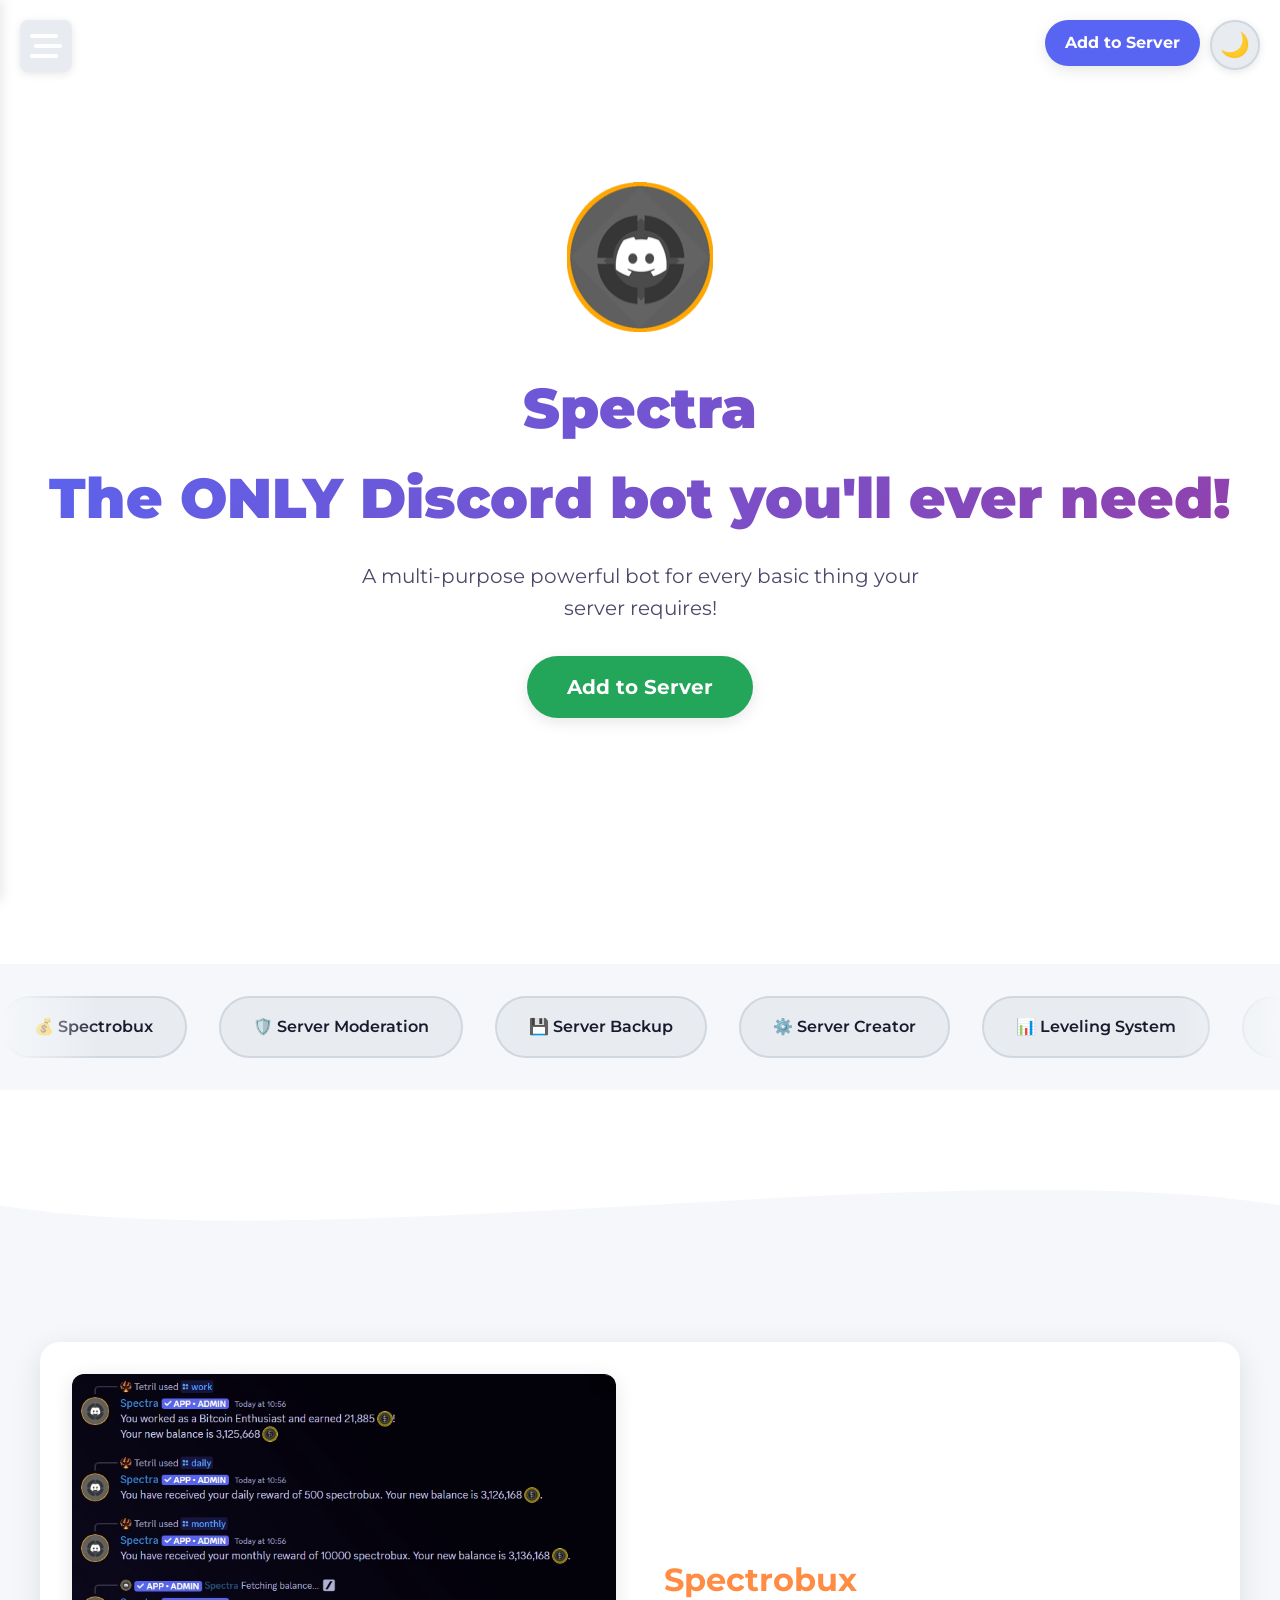
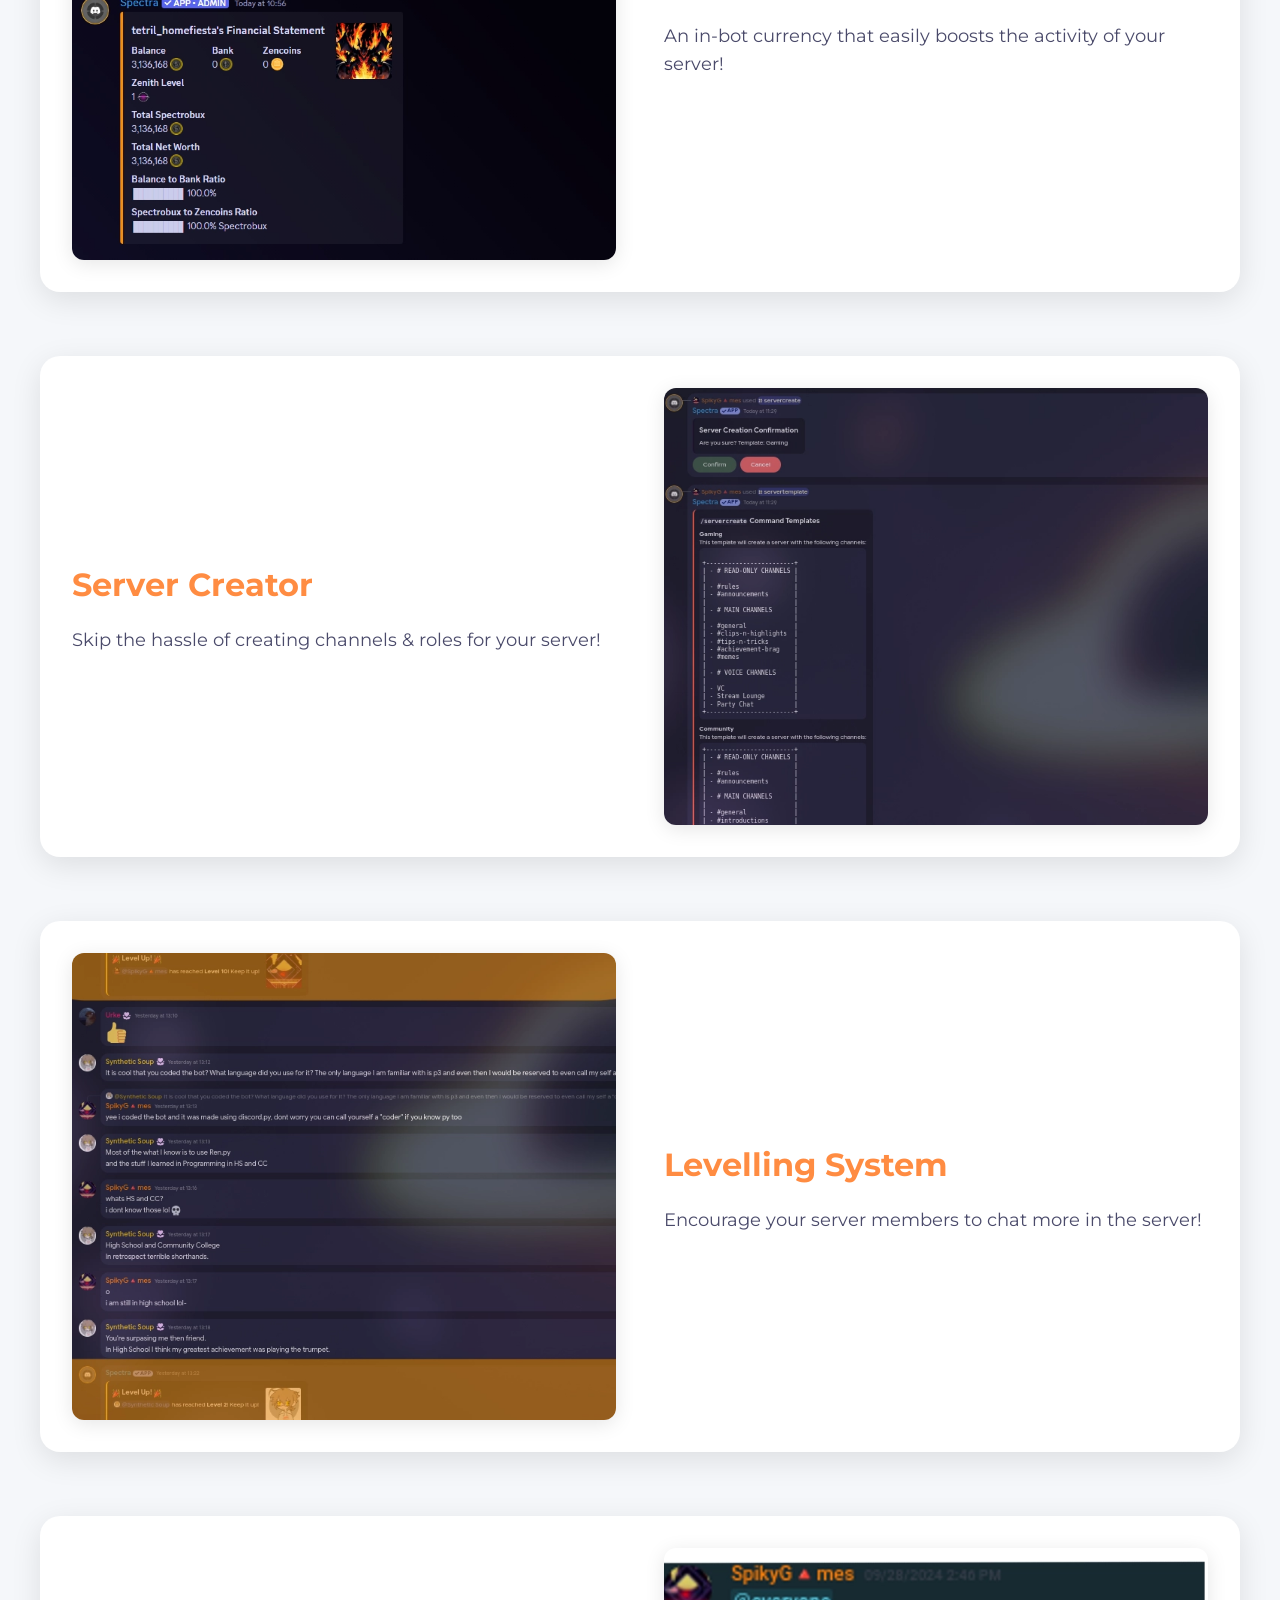
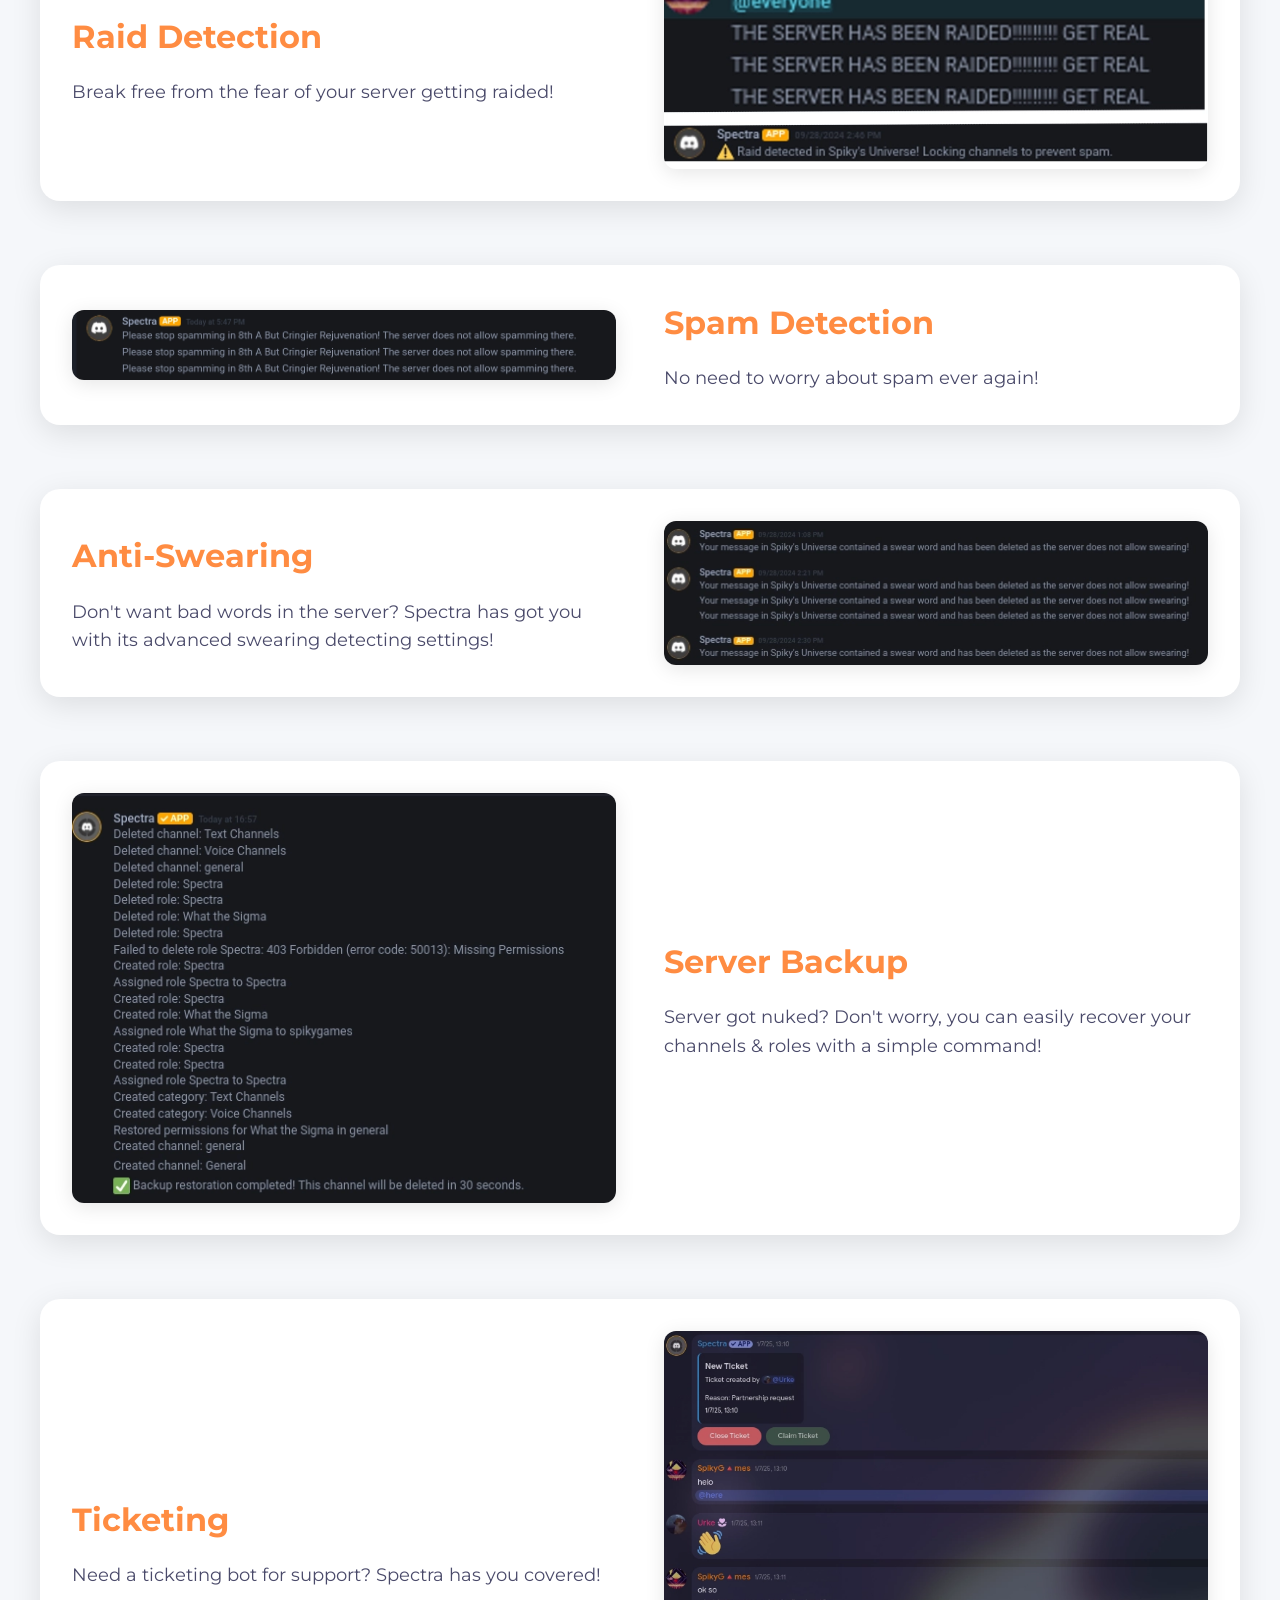
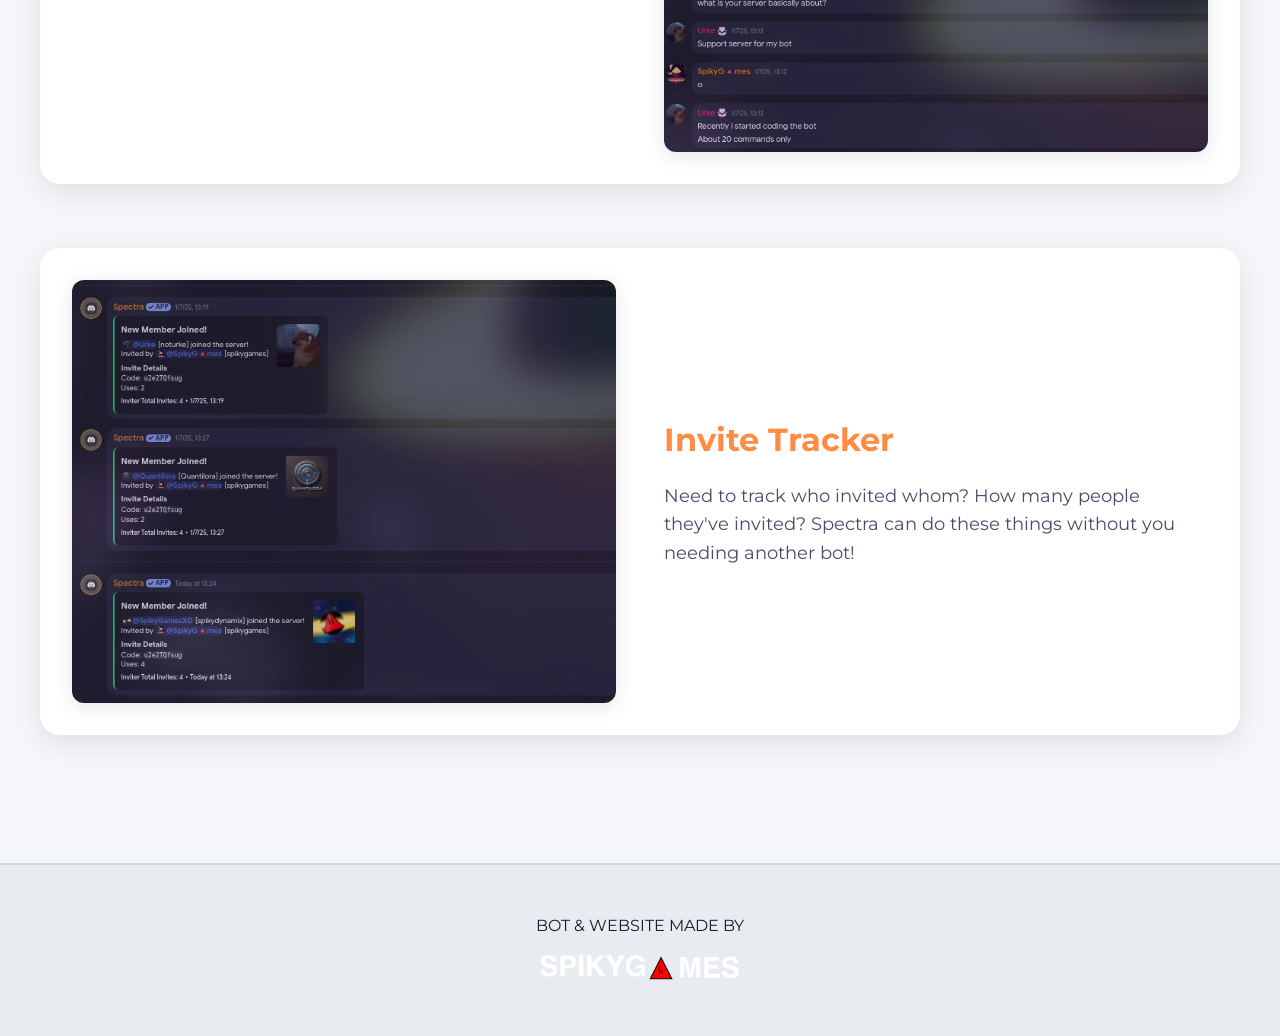
<file: index.html>
<!doctype html>
<html lang="en">
<head>
    <meta charset="UTF-8">
    <meta name="description" content="Spectra -- The only Discord bot you'll ever need!">
    <meta name="keywords" content="spectra, bot, discord">
    <meta name="author" content="SpikyGames">
    <meta name="viewport" content="width=device-width, initial-scale=1.0">
    <meta name="color-scheme" content="light dark">
    <link rel="icon" type="image/x-icon" href="favicon.webp">
    <title>Spectra -- The only Discord bot you'll ever need!</title>
    <link rel="stylesheet", href="style.css">
</head>
<body>
    <input type="checkbox" id="sidebar-toggle">
    
    <button class="theme-toggle" onclick="toggleTheme()" aria-label="Toggle theme">
        <span id="theme-icon">🌙</span>
    </button>
    
    <label for="sidebar-toggle" class="toggle-label">
        <img src="thing.webp" alt="Menu icon">
    </label>
    
    <div class="sidebar">
        <nav>
            <ul>
                <li><a href="index.html">Home</a></li>
                <li><a href="TOS/index.html">Terms of Service</a></li>
                <li><a href="privacy-policy/privacy-policy.html">Privacy Policy</a></li>
                <li><a href="https://spikygames1.github.io/spectra-wiki/">Spectra Wiki</a></li>
            </ul>
        </nav>
    </div>
    <a href="https://discord.com/oauth2/authorize?client_id=1088076666309447710&permissions=28031037471991&integration_type=0&scope=applications.commands+bot" 
       target="_blank" class="btn btn-secondary">Add to Server</a>
    
    <section class="hero">
        <img src="favicon.webp" alt="Spectra logo">
        <h1>Spectra<br>The <span class="orangetext">ONLY</span> Discord bot you'll ever need!</h1>
        <p class="subtitle">A multi-purpose powerful bot for every basic thing your server requires!</p>
        <a href="https://discord.com/oauth2/authorize?client_id=1088076666309447710&permissions=28031037471991&integration_type=0&scope=applications.commands+bot" 
           target="_blank" class="btn btn-primary">Add to Server</a>
    </section>
    
    <div class="features-wrapper">
        <div class="features-track">
            <span class="feature-tag">💰 Spectrobux</span>
            <span class="feature-tag">🛡️ Server Moderation</span>
            <span class="feature-tag">💾 Server Backup</span>
            <span class="feature-tag">⚙️ Server Creator</span>
            <span class="feature-tag">📊 Leveling System</span>
            <span class="feature-tag">🎫 Ticketing</span>
            <span class="feature-tag">📧 Invite Tracker</span>
            <span class="feature-tag">🚫 Raid Detection</span>
            <!-- Duplicate for seamless loop -->
            <span class="feature-tag">💰 Spectrobux</span>
            <span class="feature-tag">🛡️ Server Moderation</span>
            <span class="feature-tag">💾 Server Backup</span>
            <span class="feature-tag">⚙️ Server Creator</span>
            <span class="feature-tag">📊 Leveling System</span>
            <span class="feature-tag">🎫 Ticketing</span>
            <span class="feature-tag">📧 Invite Tracker</span>
            <span class="feature-tag">🚫 Raid Detection</span>
        </div>
    </div>
    
    <svg class="wave-divider" viewBox="0 0 1200 120" preserveAspectRatio="none">
        <path d="M0,50 C300,100 900,0 1200,50 L1200,120 L0,120 Z"></path>
    </svg>
    
    <section class="features-section">
        <div class="feature-card">
            <img src="image-1.webp" alt="Spectrobux showcase">
            <div class="feature-content">
                <h2>Spectrobux</h2>
                <p>An in-bot currency that easily boosts the activity of your server!</p>
            </div>
        </div>
        
        <div class="feature-card reverse">
            <div class="feature-content">
                <h2>Server Creator</h2>
                <p>Skip the hassle of creating channels & roles for your server!</p>
            </div>
            <img src="image-2.webp" alt="Server creator showcase">
        </div>
        
        <div class="feature-card">
            <img src="image-3.webp" alt="Levelling system showcase">
            <div class="feature-content">
                <h2>Levelling System</h2>
                <p>Encourage your server members to chat more in the server!</p>
            </div>
        </div>
        
        <div class="feature-card reverse">
            <div class="feature-content">
                <h2>Raid Detection</h2>
                <p>Break free from the fear of your server getting raided!</p>
            </div>
            <img src="image4.webp" alt="Raid detection showcase">
        </div>
        
        <div class="feature-card">
            <img src="image5.webp" alt="Spam detection showcase">
            <div class="feature-content">
                <h2>Spam Detection</h2>
                <p>No need to worry about spam ever again!</p>
            </div>
        </div>
        
        <div class="feature-card reverse">
            <div class="feature-content">
                <h2>Anti-Swearing</h2>
                <p>Don't want bad words in the server? Spectra has got you with its advanced swearing detecting settings!</p>
            </div>
            <img src="image6.webp" alt="Anti-Swearing showcase">
        </div>
        
        <div class="feature-card">
            <img src="image7.webp" alt="Server backup showcase">
            <div class="feature-content">
                <h2>Server Backup</h2>
                <p>Server got nuked? Don't worry, you can easily recover your channels & roles with a simple command!</p>
            </div>
        </div>
        
        <div class="feature-card reverse">
            <div class="feature-content">
                <h2>Ticketing</h2>
                <p>Need a ticketing bot for support? Spectra has you covered!</p>
            </div>
            <img src="image8.webp" alt="Ticketing showcase">
        </div>
        
        <div class="feature-card">
            <img src="image9.webp" alt="Invite tracker showcase">
            <div class="feature-content">
                <h2>Invite Tracker</h2>
                <p>Need to track who invited whom? How many people they've invited? Spectra can do these things without you needing another bot!</p>
            </div>
        </div>
    </section>
    
    <div class="footer">
        <p>BOT & WEBSITE MADE BY</p>
        <img class="footer-logo" src="logo.webp" alt="SpikyGames">
    </div>
    
    <script src="script.js"></script>
        
</body>
</html>
</file>
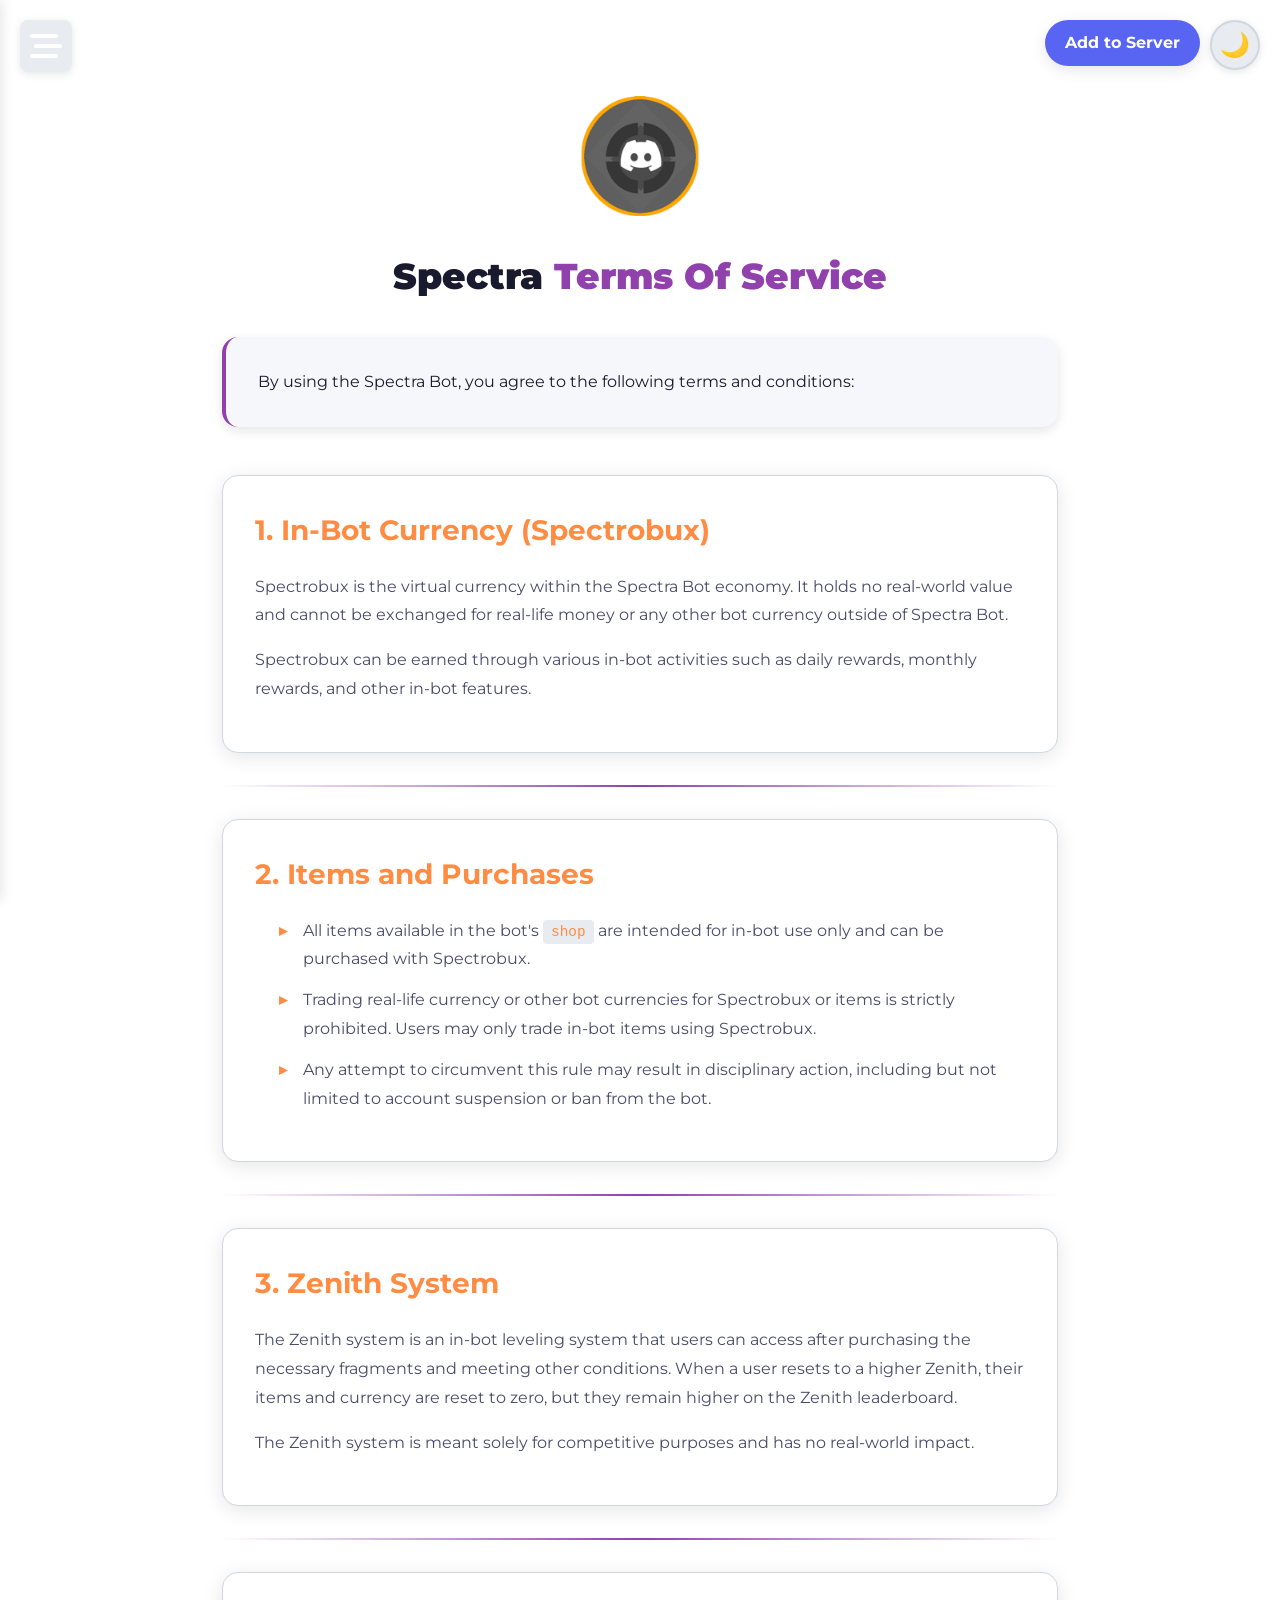
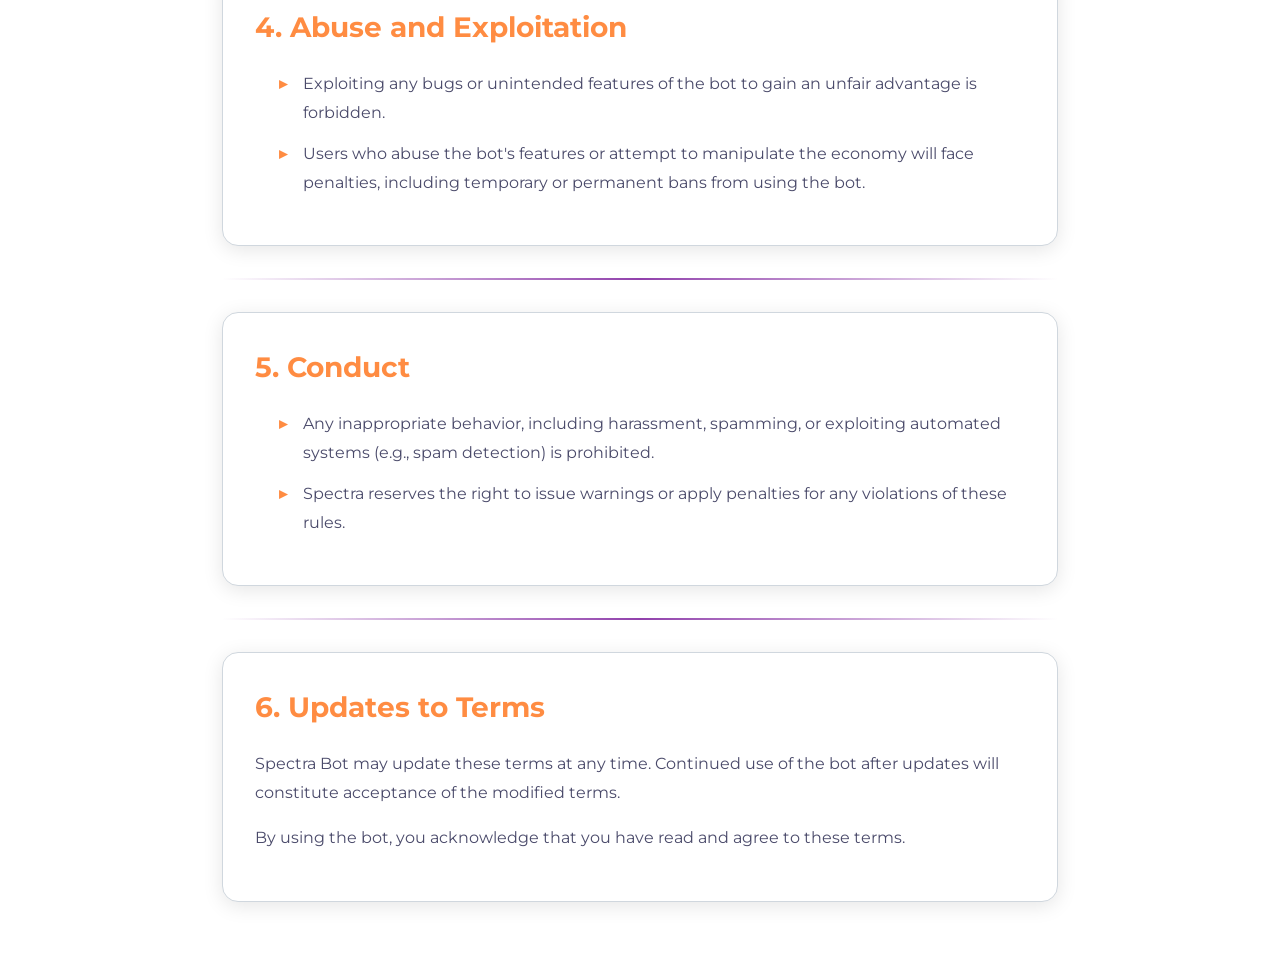
<file: TOS/index.html>
<!DOCTYPE html>
<html lang="en">
<head>
    <meta charset="UTF-8">
    <meta name="description" content="Terms of Service -- Spectra">
    <meta name="viewport" content="width=device-width, initial-scale=1.0">
    <meta name="color-scheme" content="light dark">
    <link rel="stylesheet" href="../style.css">
    <link rel="icon" type="image/x-icon" href="../favicon.webp">
    <title>Spectra - Terms of Service</title>
</head>
<body>
    <input type="checkbox" id="sidebar-toggle">
    
    <button class="theme-toggle" onclick="toggleTheme()" aria-label="Toggle theme">
        <span id="theme-icon">🌙</span>
    </button>
    
    <label for="sidebar-toggle" class="toggle-label">
        <img src="../thing.webp" width="32" alt="Menu icon">
    </label>

    <div class="sidebar">
        <nav>
            <ul>
                <li><a href="../index.html">Home</a></li>
                <li><a href="index.html">Terms of Service</a></li>
                <li><a href="../privacy-policy/privacy-policy.html">Privacy Policy</a></li>
                <li><a href="https://spikygames1.github.io/spectra-wiki/">Spectra Wiki</a></li>
            </ul>
        </nav>
    </div>
    
    <a href="https://discord.com/oauth2/authorize?client_id=1088076666309447710&permissions=28031037471991&integration_type=0&scope=applications.commands+bot" 
       target="_blank" class="btn btn-secondary">Add to Server</a>
    
    <div class="content-wrapper">
        <div class="page-header">
            <img src="../favicon.webp" alt="Spectra logo">
            <h1>Spectra <span class="lavendertext">Terms Of Service</span></h1>
        </div>
        
        <div class="intro-text">
            <p>By using the Spectra Bot, you agree to the following terms and conditions:</p>
        </div>
        
        <div class="section">
            <h2>1. In-Bot Currency (Spectrobux)</h2>
            <p>Spectrobux is the virtual currency within the Spectra Bot economy. It holds no real-world value and cannot be exchanged for real-life money or any other bot currency outside of Spectra Bot.</p>
            <p>Spectrobux can be earned through various in-bot activities such as daily rewards, monthly rewards, and other in-bot features.</p>
        </div>
        
        <hr class="divider">
        
        <div class="section">
            <h2>2. Items and Purchases</h2>
            <ul>
                <li>All items available in the bot's <code>shop</code> are intended for in-bot use only and can be purchased with Spectrobux.</li>
                <li>Trading real-life currency or other bot currencies for Spectrobux or items is strictly prohibited. Users may only trade in-bot items using Spectrobux.</li>
                <li>Any attempt to circumvent this rule may result in disciplinary action, including but not limited to account suspension or ban from the bot.</li>
            </ul>
        </div>
        
        <hr class="divider">
        
        <div class="section">
            <h2>3. Zenith System</h2>
            <p>The Zenith system is an in-bot leveling system that users can access after purchasing the necessary fragments and meeting other conditions. When a user resets to a higher Zenith, their items and currency are reset to zero, but they remain higher on the Zenith leaderboard.</p>
            <p>The Zenith system is meant solely for competitive purposes and has no real-world impact.</p>
        </div>
        
        <hr class="divider">
        
        <div class="section">
            <h2>4. Abuse and Exploitation</h2>
            <ul>
                <li>Exploiting any bugs or unintended features of the bot to gain an unfair advantage is forbidden.</li>
                <li>Users who abuse the bot's features or attempt to manipulate the economy will face penalties, including temporary or permanent bans from using the bot.</li>
            </ul>
        </div>
        
        <hr class="divider">
        
        <div class="section">
            <h2>5. Conduct</h2>
            <ul>
                <li>Any inappropriate behavior, including harassment, spamming, or exploiting automated systems (e.g., spam detection) is prohibited.</li>
                <li>Spectra reserves the right to issue warnings or apply penalties for any violations of these rules.</li>
            </ul>
        </div>
        
        <hr class="divider">
        
        <div class="section">
            <h2>6. Updates to Terms</h2>
            <p>Spectra Bot may update these terms at any time. Continued use of the bot after updates will constitute acceptance of the modified terms.</p>
            <p>By using the bot, you acknowledge that you have read and agree to these terms.</p>
        </div>
    </div>
    
    <script src="../script.js"></script>
</body>
</html>
</file>
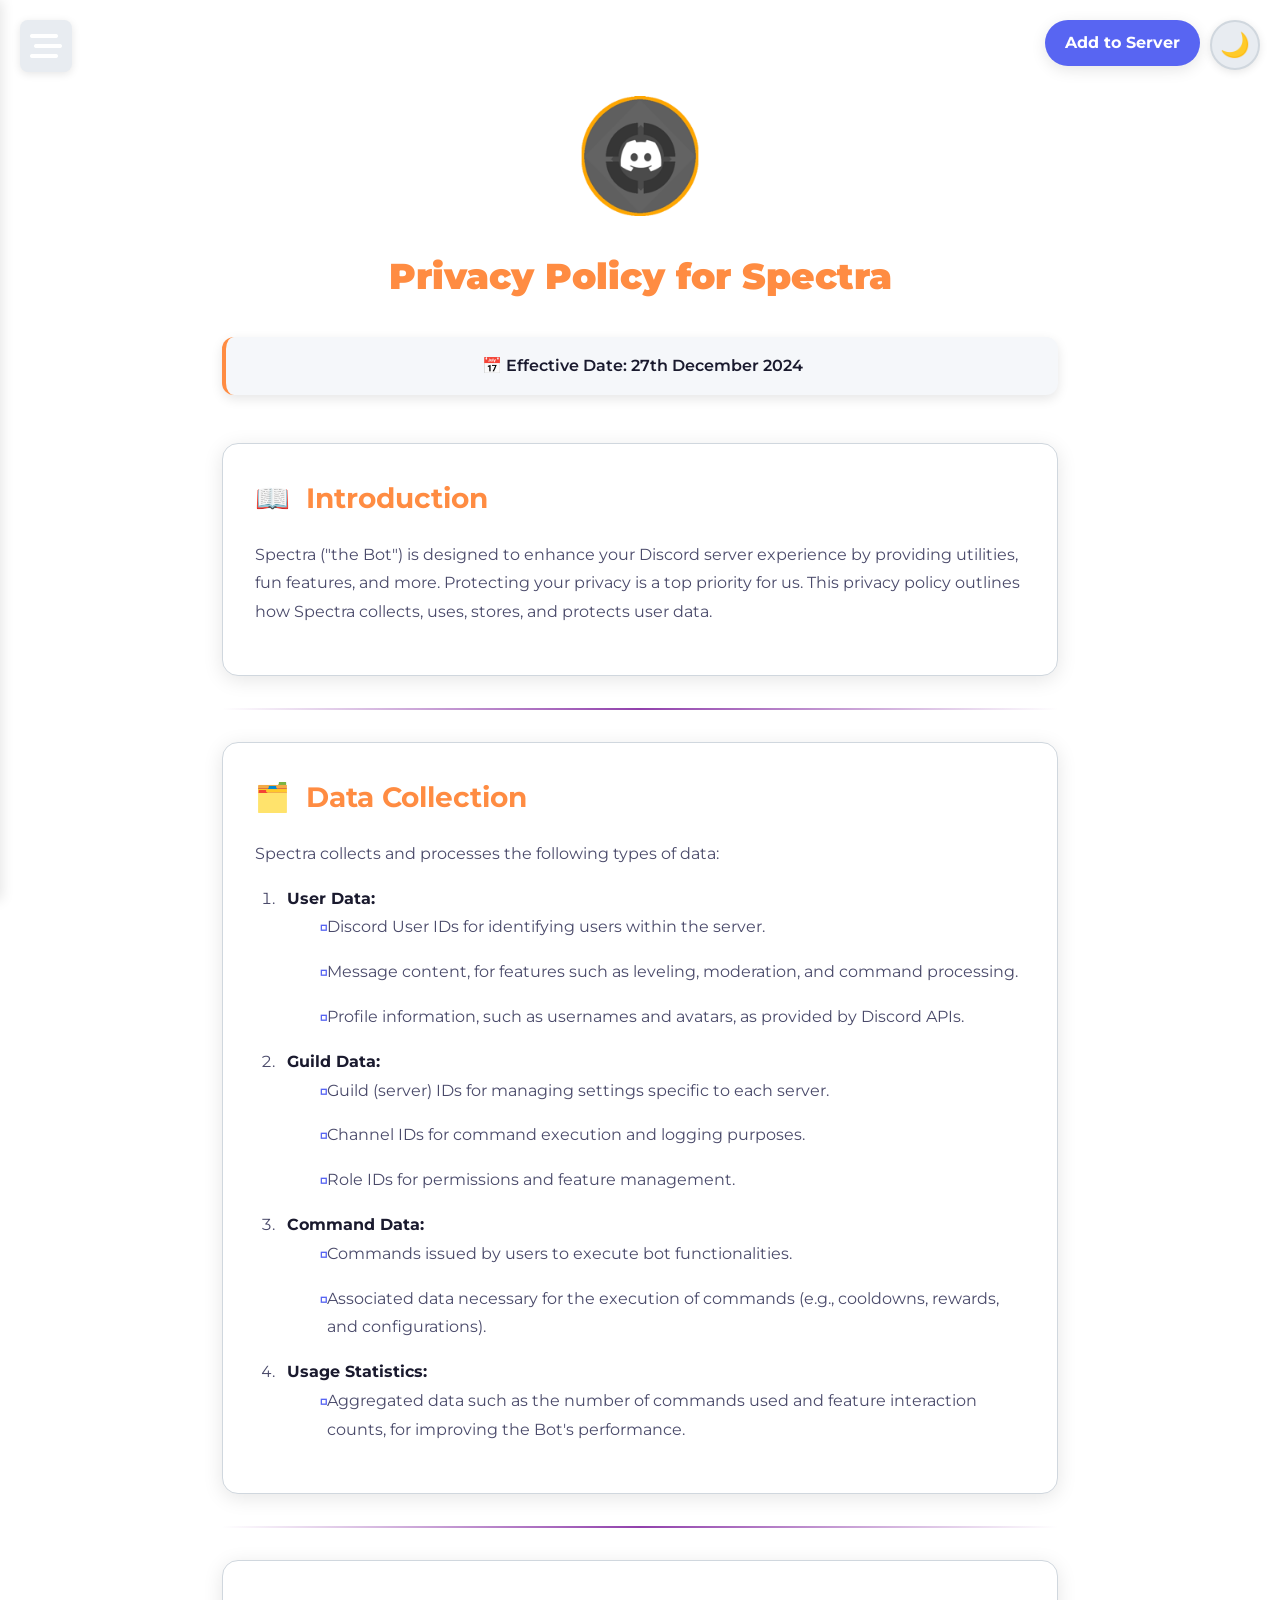
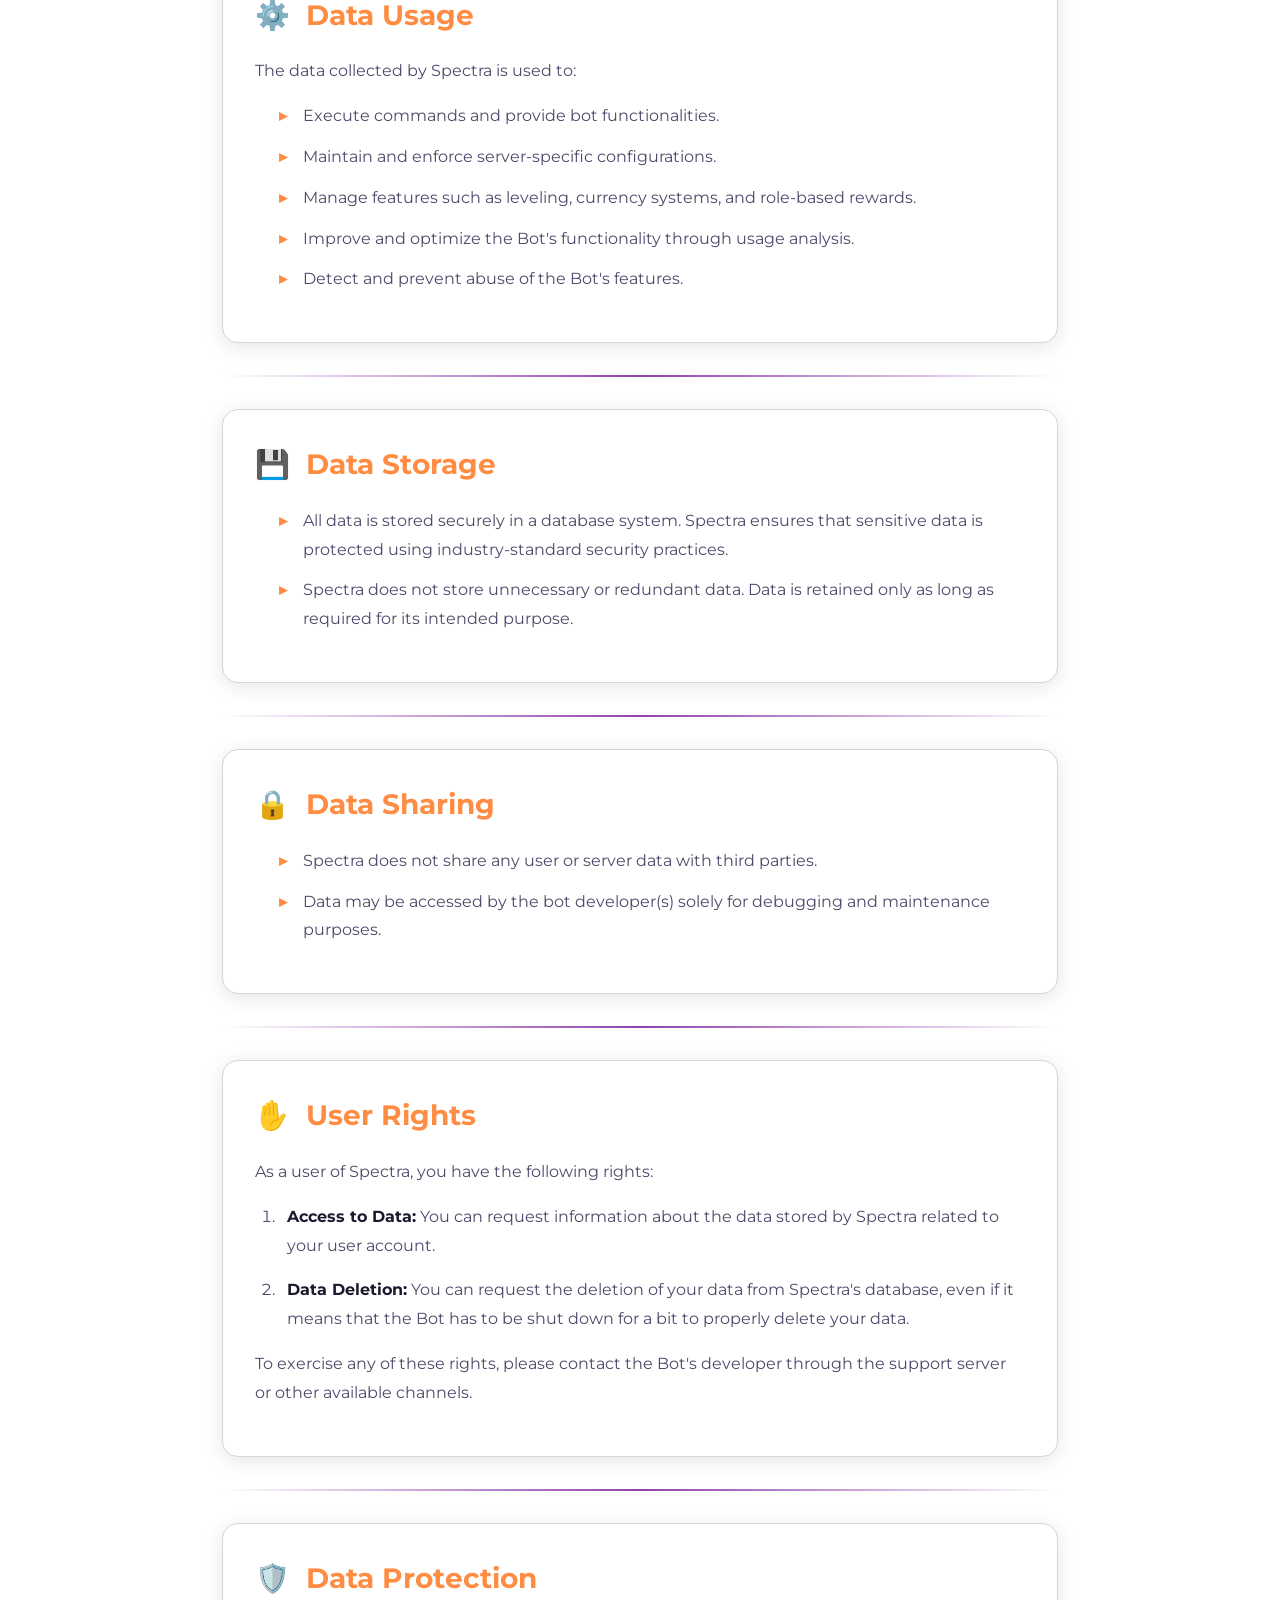
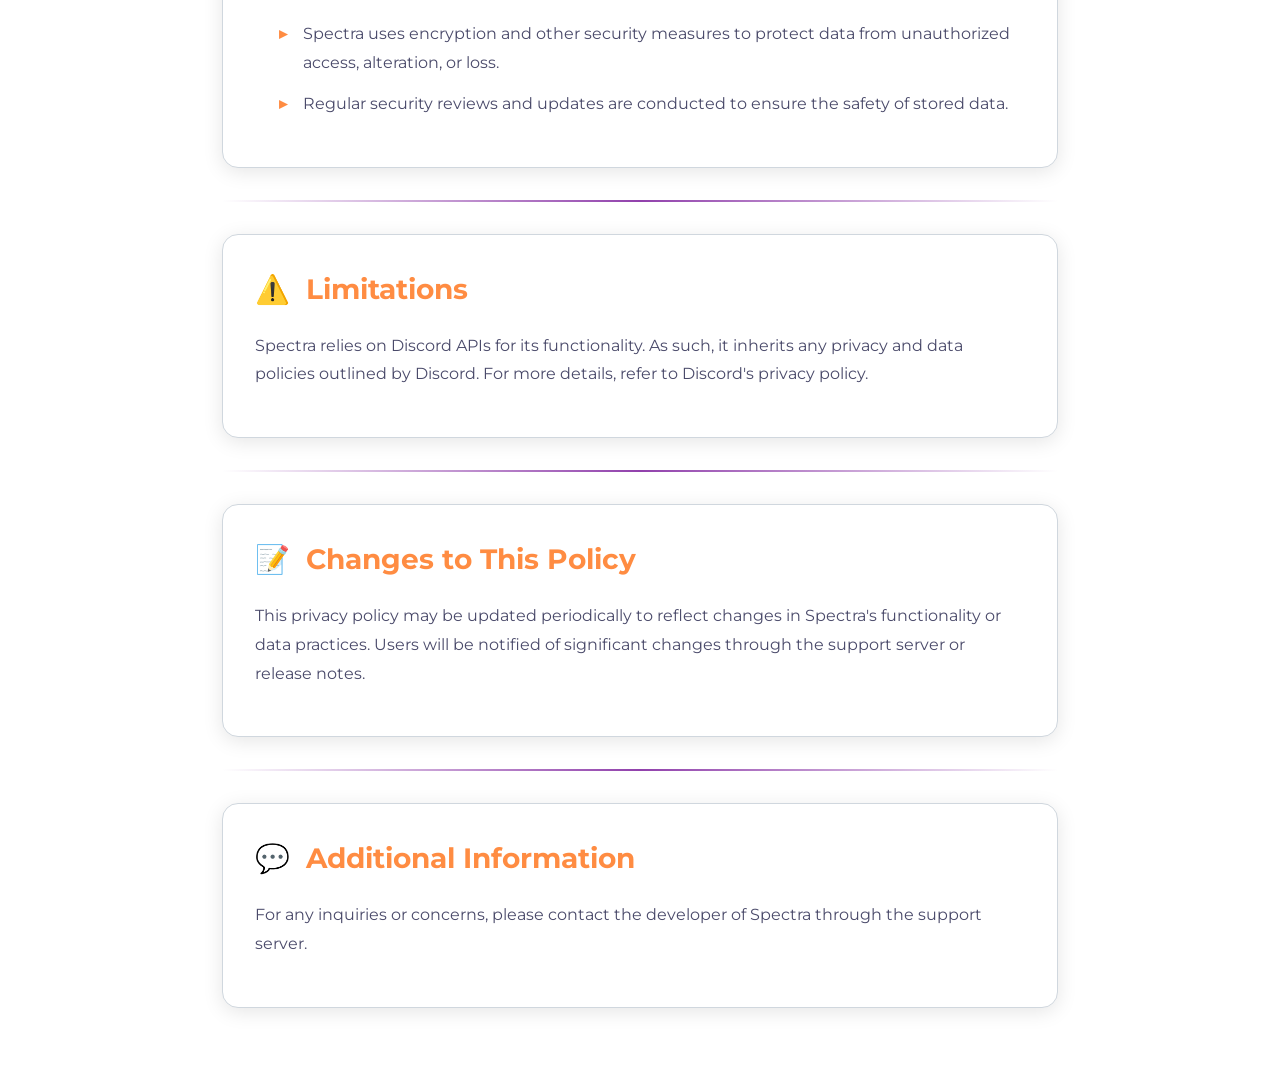
<file: privacy-policy/privacy-policy.html>
<!DOCTYPE html>
<html lang="en">
<head>
    <meta charset="UTF-8">
    <meta name="description" content="Spectra -- Privacy Policy">
    <meta name="keywords" content="spectra, bot, discord, privacy policy, spiky">
    <meta name="author" content="SpikyGames">
    <meta name="viewport" content="width=device-width, initial-scale=1.0">
    <meta name="color-scheme" content="light dark">
    <link rel="icon" type="image/x-icon" href="../favicon.webp">
    <link rel="stylesheet" href="../style.css">
    <title>Spectra -- Privacy Policy</title>
</head>
<body>
    <input type="checkbox" id="sidebar-toggle">
    
    <button class="theme-toggle" onclick="toggleTheme()" aria-label="Toggle theme">
        <span id="theme-icon">🌙</span>
    </button>
    
    <label for="sidebar-toggle" class="toggle-label">
        <img src="../thing.webp" width="32" alt="Menu icon">
    </label>

    <div class="sidebar">
        <nav>
            <ul>
                <li><a href="../index.html">Home</a></li>
                <li><a href="../TOS/index.html">Terms of Service</a></li>
                <li><a href="privacy-policy.html">Privacy Policy</a></li>
                <li><a href="https://spikygames1.github.io/spectra-wiki/">Spectra Wiki</a></li>
            </ul>
        </nav>
    </div>
    <a href="https://discord.com/oauth2/authorize?client_id=1088076666309447710&permissions=28031037471991&integration_type=0&scope=applications.commands+bot" 
       target="_blank" class="btn btn-secondary">Add to Server</a>
    
    <div class="content-wrapper">
        <div class="page-header">
            <img src="../favicon.webp" alt="Spectra Logo">
            <h1><span class="orangetext">Privacy Policy for Spectra</span></h1>
        </div>
        
        <div class="effective-date">
            📅 Effective Date: 27th December 2024
        </div>
        
        <div class="section">
            <h2 class="icon-intro">Introduction</h2>
            <p>Spectra ("the Bot") is designed to enhance your Discord server experience by providing utilities, fun features, and more. Protecting your privacy is a top priority for us. This privacy policy outlines how Spectra collects, uses, stores, and protects user data.</p>
        </div>
        
        <hr class="divider">
        
        <div class="section">
            <h2 class="icon-data">Data Collection</h2>
            <p>Spectra collects and processes the following types of data:</p>
            
            <ol>
                <li>
                    <strong>User Data:</strong>
                    <ul type="square">
                        <li>Discord User IDs for identifying users within the server.</li>
                        <li>Message content, for features such as leveling, moderation, and command processing.</li>
                        <li>Profile information, such as usernames and avatars, as provided by Discord APIs.</li>
                    </ul>
                </li>
                
                <li>
                    <strong>Guild Data:</strong>
                    <ul type="square">
                        <li>Guild (server) IDs for managing settings specific to each server.</li>
                        <li>Channel IDs for command execution and logging purposes.</li>
                        <li>Role IDs for permissions and feature management.</li>
                    </ul>
                </li>
                
                <li>
                    <strong>Command Data:</strong>
                    <ul type="square">
                        <li>Commands issued by users to execute bot functionalities.</li>
                        <li>Associated data necessary for the execution of commands (e.g., cooldowns, rewards, and configurations).</li>
                    </ul>
                </li>
                
                <li>
                    <strong>Usage Statistics:</strong>
                    <ul type="square">
                        <li>Aggregated data such as the number of commands used and feature interaction counts, for improving the Bot's performance.</li>
                    </ul>
                </li>
            </ol>
        </div>
        
        <hr class="divider">
        
        <div class="section">
            <h2 class="icon-usage">Data Usage</h2>
            <p>The data collected by Spectra is used to:</p>
            <ul>
                <li>Execute commands and provide bot functionalities.</li>
                <li>Maintain and enforce server-specific configurations.</li>
                <li>Manage features such as leveling, currency systems, and role-based rewards.</li>
                <li>Improve and optimize the Bot's functionality through usage analysis.</li>
                <li>Detect and prevent abuse of the Bot's features.</li>
            </ul>
        </div>
        
        <hr class="divider">
        
        <div class="section">
            <h2 class="icon-storage">Data Storage</h2>
            <ul>
                <li>All data is stored securely in a database system. Spectra ensures that sensitive data is protected using industry-standard security practices.</li>
                <li>Spectra does not store unnecessary or redundant data. Data is retained only as long as required for its intended purpose.</li>
            </ul>
        </div>
        
        <hr class="divider">
        
        <div class="section">
            <h2 class="icon-sharing">Data Sharing</h2>
            <ul>
                <li>Spectra does not share any user or server data with third parties.</li>
                <li>Data may be accessed by the bot developer(s) solely for debugging and maintenance purposes.</li>
            </ul>
        </div>
        
        <hr class="divider">
        
        <div class="section">
            <h2 class="icon-rights">User Rights</h2>
            <p>As a user of Spectra, you have the following rights:</p>
            
            <ol>
                <li>
                    <strong>Access to Data:</strong> You can request information about the data stored by Spectra related to your user account.
                </li>
                
                <li>
                    <strong>Data Deletion:</strong> You can request the deletion of your data from Spectra's database, even if it means that the Bot has to be shut down for a bit to properly delete your data.
                </li>
            </ol>
            
            <p>To exercise any of these rights, please contact the Bot's developer through the support server or other available channels.</p>
        </div>
        
        <hr class="divider">
        
        <div class="section">
            <h2 class="icon-protection">Data Protection</h2>
            <ul>
                <li>Spectra uses encryption and other security measures to protect data from unauthorized access, alteration, or loss.</li>
                <li>Regular security reviews and updates are conducted to ensure the safety of stored data.</li>
            </ul>
        </div>
        
        <hr class="divider">
        
        <div class="section">
            <h2 class="icon-limitations">Limitations</h2>
            <p>Spectra relies on Discord APIs for its functionality. As such, it inherits any privacy and data policies outlined by Discord. For more details, refer to Discord's privacy policy.</p>
        </div>
        
        <hr class="divider">
        
        <div class="section">
            <h2 class="icon-changes">Changes to This Policy</h2>
            <p>This privacy policy may be updated periodically to reflect changes in Spectra's functionality or data practices. Users will be notified of significant changes through the support server or release notes.</p>
        </div>
        
        <hr class="divider">
        
        <div class="section">
            <h2 class="icon-info">Additional Information</h2>
            <p>For any inquiries or concerns, please contact the developer of Spectra through the support server.</p>
        </div>
    </div>
    
    <script src="../script.js"></script>
</body>
</html>
</file>
<file: style.css>
@import url('https://fonts.googleapis.com/css2?family=Montserrat:wght@400;600;700;900&display=swap');

:root {
    color-scheme: light dark;
    
    /* Light theme colors */
    --light-bg-primary: #ffffff;
    --light-bg-secondary: #f5f7fa;
    --light-bg-tertiary: #e8ecf1;
    --light-text-primary: #1a1a2e;
    --light-text-secondary: #4a4a6a;
    --light-border: #d0d7de;
    --light-shadow: rgba(0, 0, 0, 0.1);
    
    /* Dark theme colors */
    --dark-bg-primary: #1e1f22;
    --dark-bg-secondary: #2b2d31;
    --dark-bg-tertiary: #313338;
    --dark-text-primary: #ffffff;
    --dark-text-secondary: #b5bac1;
    --dark-border: #3f4147;
    --dark-shadow: rgba(0, 0, 0, 0.3);
    
    /* Accent colors (same for both themes) */
    --discord-blue: #5865F2;
    --discord-blue-hover: #4752C4;
    --discord-green: #23a55a;
    --discord-green-hover: #1a7f44;
    --orange: #ff8c42;
    --orange-dark: #e67a2e;
    --purple: #9141ac;
    --purple-hover: #7a3690;
}

* {
    margin: 0;
    padding: 0;
    box-sizing: border-box;
}

body {
    font-family: 'Montserrat', sans-serif;
    background: light-dark(var(--light-bg-primary), var(--dark-bg-primary));
    color: light-dark(var(--light-text-primary), var(--dark-text-primary));
    line-height: 1.6;
    transition: background-color 0.3s ease, color 0.3s ease;
}

/* Theme toggle button */
.theme-toggle {
    position: fixed;
    top: 20px;
    right: 20px;
    z-index: 1001;
    background: light-dark(var(--light-bg-tertiary), var(--dark-bg-tertiary));
    border: 2px solid light-dark(var(--light-border), var(--dark-border));
    border-radius: 50%;
    width: 50px;
    height: 50px;
    cursor: pointer;
    display: flex;
    align-items: center;
    justify-content: center;
    font-size: 1.5rem;
    transition: all 0.3s ease;
    box-shadow: 0 2px 8px light-dark(var(--light-shadow), var(--dark-shadow));
}

.theme-toggle:hover {
    transform: scale(1.1);
    box-shadow: 0 4px 12px light-dark(var(--light-shadow), var(--dark-shadow));
}

/* Sidebar styles */
#sidebar-toggle {
    display: none;
}

.toggle-label {
    position: fixed;
    left: 20px;
    top: 20px;
    z-index: 1001;
    cursor: pointer;
    padding: 10px;
    background: light-dark(var(--light-bg-tertiary), var(--dark-bg-tertiary));
    border-radius: 8px;
    transition: all 0.3s ease;
    box-shadow: 0 2px 8px light-dark(var(--light-shadow), var(--dark-shadow));
}

.toggle-label:hover {
    transform: scale(1.05);
}

.toggle-label img {
    display: block;
    width: 32px;
    height: 32px;
}

.sidebar {
    position: fixed;
    left: -280px;
    top: 0;
    width: 280px;
    height: 100%;
    background: light-dark(var(--light-bg-secondary), var(--dark-bg-secondary));
    box-shadow: 2px 0 12px light-dark(var(--light-shadow), var(--dark-shadow));
    transition: left 0.3s ease;
    z-index: 1000;
    padding: 80px 0 20px;
}

#sidebar-toggle:checked ~ .sidebar {
    left: 0;
}

#sidebar-toggle:checked ~ .toggle-label {
    left: 300px;
}

.sidebar nav ul {
    list-style: none;
    padding: 0 20px;
}

.sidebar nav ul li {
    margin-bottom: 8px;
}

.sidebar nav ul li a {
    display: block;
    padding: 12px 16px;
    color: light-dark(var(--light-text-primary), var(--dark-text-primary));
    text-decoration: none;
    border-radius: 8px;
    transition: all 0.3s ease;
    font-weight: 600;
}

.sidebar nav ul li a:hover {
    background: light-dark(var(--light-bg-tertiary), var(--dark-bg-tertiary));
    transform: translateX(5px);
}

/* Hero section */
.hero {
    min-height: 100vh;
    display: flex;
    flex-direction: column;
    align-items: center;
    justify-content: center;
    text-align: center;
    padding: 2rem;
    background: light-dark(
        linear-gradient(135deg, #667eea20 0%, #764ba220 100%),
        linear-gradient(135deg, #667eea15 0%, #764ba215 100%)
    );
}

.hero img {
    width: 150px;
    height: 150px;
    margin-bottom: 2rem;
    animation: float 3s ease-in-out infinite;
}

@keyframes float {
    0%, 100% { transform: translateY(0); }
    50% { transform: translateY(-20px); }
}

.hero h1 {
    font-size: clamp(2rem, 5vw, 3.5rem);
    font-weight: 900;
    margin-bottom: 1rem;
    background: linear-gradient(135deg, var(--discord-blue), var(--purple));
    -webkit-background-clip: text;
    -webkit-text-fill-color: transparent;
    background-clip: text;
}

.hero .subtitle {
    font-size: clamp(1rem, 2vw, 1.25rem);
    color: light-dark(var(--light-text-secondary), var(--dark-text-secondary));
    max-width: 600px;
    margin: 0 auto 2rem;
}

.orangetext {
    color: var(--orange) !important;
}

.btn {
    display: inline-block;
    padding: 15px 40px;
    font-size: 1.25rem;
    font-weight: 700;
    text-decoration: none;
    border-radius: 50px;
    transition: all 0.3s ease;
    border: none;
    cursor: pointer;
    box-shadow: 0 4px 15px light-dark(var(--light-shadow), var(--dark-shadow));
}

.btn-primary {
    background: var(--discord-green);
    color: white;
}

.btn-primary:hover {
    background: var(--discord-green-hover);
    transform: translateY(-2px);
    box-shadow: 0 6px 20px rgba(35, 165, 90, 0.4);
}

.btn-secondary {
    background: var(--discord-blue);
    color: white;
    position: fixed;
    top: 20px;
    right: 80px;
    padding: 10px 20px;
    font-size: 1rem;
    z-index: 999;
}

.btn-secondary:hover {
    background: var(--discord-blue-hover);
    transform: translateY(-2px);
}

/* Features marquee */
.features-wrapper {
    margin: 4rem auto;
    padding: 2rem 0;
    background: light-dark(var(--light-bg-secondary), var(--dark-bg-secondary));
    overflow: hidden;
    position: relative;
}

.features-wrapper::before,
.features-wrapper::after {
    content: '';
    position: absolute;
    top: 0;
    width: 100px;
    height: 100%;
    z-index: 2;
}

.features-wrapper::before {
    left: 0;
    background: linear-gradient(to right, 
        light-dark(var(--light-bg-secondary), var(--dark-bg-secondary)), 
        transparent);
}

.features-wrapper::after {
    right: 0;
    background: linear-gradient(to left, 
        light-dark(var(--light-bg-secondary), var(--dark-bg-secondary)), 
        transparent);
}

.features-track {
    display: flex;
    gap: 2rem;
    animation: scroll 30s linear infinite;
}

@keyframes scroll {
    0% { transform: translateX(0); }
    100% { transform: translateX(-50%); }
}

.feature-tag {
    flex-shrink: 0;
    padding: 1rem 2rem;
    background: light-dark(var(--light-bg-tertiary), var(--dark-bg-tertiary));
    border-radius: 50px;
    font-weight: 600;
    white-space: nowrap;
    border: 2px solid light-dark(var(--light-border), var(--dark-border));
}

/* Wave divider */
.wave-divider {
    width: 100%;
    display: block;
    margin: -2px 0;
}

.wave-divider path {
    fill: light-dark(var(--light-bg-secondary), var(--dark-bg-secondary));
}

/* Features section */
.features-section {
    background: light-dark(var(--light-bg-secondary), var(--dark-bg-secondary));
    padding: 4rem 2rem;
}

.feature-card {
    max-width: 1200px;
    margin: 0 auto 4rem;
    display: grid;
    grid-template-columns: 1fr 1fr;
    gap: 3rem;
    align-items: center;
    background: light-dark(var(--light-bg-primary), var(--dark-bg-primary));
    padding: 2rem;
    border-radius: 20px;
    box-shadow: 0 8px 30px light-dark(var(--light-shadow), var(--dark-shadow));
    transition: all 0.3s ease;
}

.feature-card:hover {
    transform: translateY(-5px);
    box-shadow: 0 12px 40px light-dark(var(--light-shadow), var(--dark-shadow));
}

.feature-card.reverse {
    grid-template-columns: 1fr 1fr;
}

.feature-card img {
    width: 100%;
    border-radius: 12px;
    box-shadow: 0 4px 20px light-dark(var(--light-shadow), var(--dark-shadow));
    transition: transform 0.3s ease;
}

.feature-card:hover img {
    transform: scale(1.03);
}

.feature-content h2 {
    font-size: clamp(1.5rem, 3vw, 2rem);
    margin-bottom: 1rem;
    color: var(--orange);
}

.feature-content p {
    font-size: clamp(1rem, 1.5vw, 1.125rem);
    color: light-dark(var(--light-text-secondary), var(--dark-text-secondary));
}

/* Footer */
.footer {
    background: light-dark(var(--light-bg-tertiary), var(--dark-bg-tertiary));
    padding: 3rem 2rem;
    text-align: center;
    border-top: 2px solid light-dark(var(--light-border), var(--dark-border));
}

.footer-logo {
    max-width: 200px;
    margin-top: 1rem;
}

/* Content wrapper for pages */
.content-wrapper {
    max-width: 900px;
    margin: 0 auto;
    padding: 2rem;
    padding-top: 6rem;
}

.page-header {
    text-align: center;
    margin-bottom: 2rem;
}

.page-header img {
    width: 120px;
    height: 120px;
    margin-bottom: 1.5rem;
    animation: float 3s ease-in-out infinite;
}

.page-header h1 {
    font-size: clamp(1.75rem, 4vw, 2.25rem);
    font-weight: 900;
    margin-bottom: 0.5rem;
}

.lavendertext {
    color: var(--purple) !important;
}

.intro-text {
    background: light-dark(var(--light-bg-secondary), var(--dark-bg-secondary));
    padding: 2rem;
    border-radius: 16px;
    margin-bottom: 3rem;
    border-left: 4px solid var(--purple);
    box-shadow: 0 4px 12px light-dark(var(--light-shadow), var(--dark-shadow));
}

.effective-date {
    background: light-dark(var(--light-bg-secondary), var(--dark-bg-secondary));
    padding: 1rem 2rem;
    border-radius: 12px;
    text-align: center;
    margin-bottom: 3rem;
    font-weight: 600;
    border-left: 4px solid var(--orange);
    box-shadow: 0 4px 12px light-dark(var(--light-shadow), var(--dark-shadow));
}

/* Section styles for content pages */
.section {
    background: light-dark(var(--light-bg-primary), var(--dark-bg-primary));
    padding: 2rem;
    border-radius: 16px;
    margin-bottom: 2rem;
    box-shadow: 0 4px 20px light-dark(var(--light-shadow), var(--dark-shadow));
    border: 1px solid light-dark(var(--light-border), var(--dark-border));
    transition: all 0.3s ease;
}

.section:hover {
    transform: translateY(-3px);
    box-shadow: 0 6px 25px light-dark(var(--light-shadow), var(--dark-shadow));
}

.section h2 {
    font-size: clamp(1.25rem, 2.5vw, 1.75rem);
    margin-bottom: 1.25rem;
    color: var(--orange);
    display: flex;
    align-items: center;
    gap: 0.5rem;
}

.section h3 {
    font-size: clamp(1rem, 2vw, 1.25rem);
    margin-top: 1.5rem;
    margin-bottom: 0.75rem;
    color: light-dark(var(--light-text-primary), var(--dark-text-primary));
}

.section p {
    color: light-dark(var(--light-text-secondary), var(--dark-text-secondary));
    line-height: 1.8;
    margin-bottom: 1rem;
}

.section ul, .section ol {
    color: light-dark(var(--light-text-secondary), var(--dark-text-secondary));
    line-height: 1.8;
    margin-left: 1.5rem;
    margin-bottom: 1rem;
}

.section ul {
    list-style: none;
    padding-left: 0;
}

.section ul li {
    position: relative;
    padding-left: 1.5rem;
    margin-bottom: 0.75rem;
}

.section ul li::before {
    content: '▸';
    position: absolute;
    left: 0;
    color: var(--orange);
    font-weight: bold;
}

.section ol {
    list-style: decimal;
}

.section ol li {
    margin-bottom: 1rem;
    padding-left: 0.5rem;
}

.section ul[type="square"] {
    margin-left: 2rem;
}

.section ul[type="square"] li::before {
    content: '□';
    color: var(--discord-blue);
}

code {
    background: light-dark(var(--light-bg-tertiary), var(--dark-bg-tertiary));
    padding: 0.25rem 0.5rem;
    border-radius: 4px;
    font-family: 'Courier New', monospace;
    font-size: 0.9em;
    color: var(--orange);
}

.divider {
    height: 2px;
    background: linear-gradient(to right, transparent, var(--purple), transparent);
    margin: 2rem 0;
    border: none;
}

strong {
    color: light-dark(var(--light-text-primary), var(--dark-text-primary));
    font-weight: 700;
}

/* Icon classes for headings */
.icon-intro::before { content: '📖'; margin-right: 0.5rem; }
.icon-data::before { content: '🗂️'; margin-right: 0.5rem; }
.icon-usage::before { content: '⚙️'; margin-right: 0.5rem; }
.icon-storage::before { content: '💾'; margin-right: 0.5rem; }
.icon-sharing::before { content: '🔒'; margin-right: 0.5rem; }
.icon-rights::before { content: '✋'; margin-right: 0.5rem; }
.icon-protection::before { content: '🛡️'; margin-right: 0.5rem; }
.icon-limitations::before { content: '⚠️'; margin-right: 0.5rem; }
.icon-changes::before { content: '📝'; margin-right: 0.5rem; }
.icon-info::before { content: '💬'; margin-right: 0.5rem; }

/* Responsive design */
@media screen and (max-width: 1024px) {
    .feature-card,
    .feature-card.reverse {
        grid-template-columns: 1fr;
        gap: 2rem;
    }
    
    .btn-secondary {
        display: none;
    }
}

@media screen and (max-width: 768px) {
    .content-wrapper {
        padding: 1rem;
        padding-top: 5rem;
    }
    
    .section {
        padding: 1.5rem;
    }
    
    .section ul, .section ol {
        margin-left: 1rem;
    }
    
    .hero {
        padding: 1rem;
    }
    
    .theme-toggle {
        top: 10px;
        right: 10px;
        width: 45px;
        height: 45px;
    }
    
    .toggle-label {
        left: 10px;
        top: 10px;
    }
    
    .feature-card {
        padding: 1.5rem;
    }
}

@media screen and (max-width: 640px) {
    .hero {
        padding: 1rem;
    }
    
    .theme-toggle {
        top: 10px;
        right: 10px;
        width: 45px;
        height: 45px;
    }
    
    .toggle-label {
        left: 10px;
        top: 10px;
    }
    
    .feature-card {
        padding: 1.5rem;
    }
}
</file>
